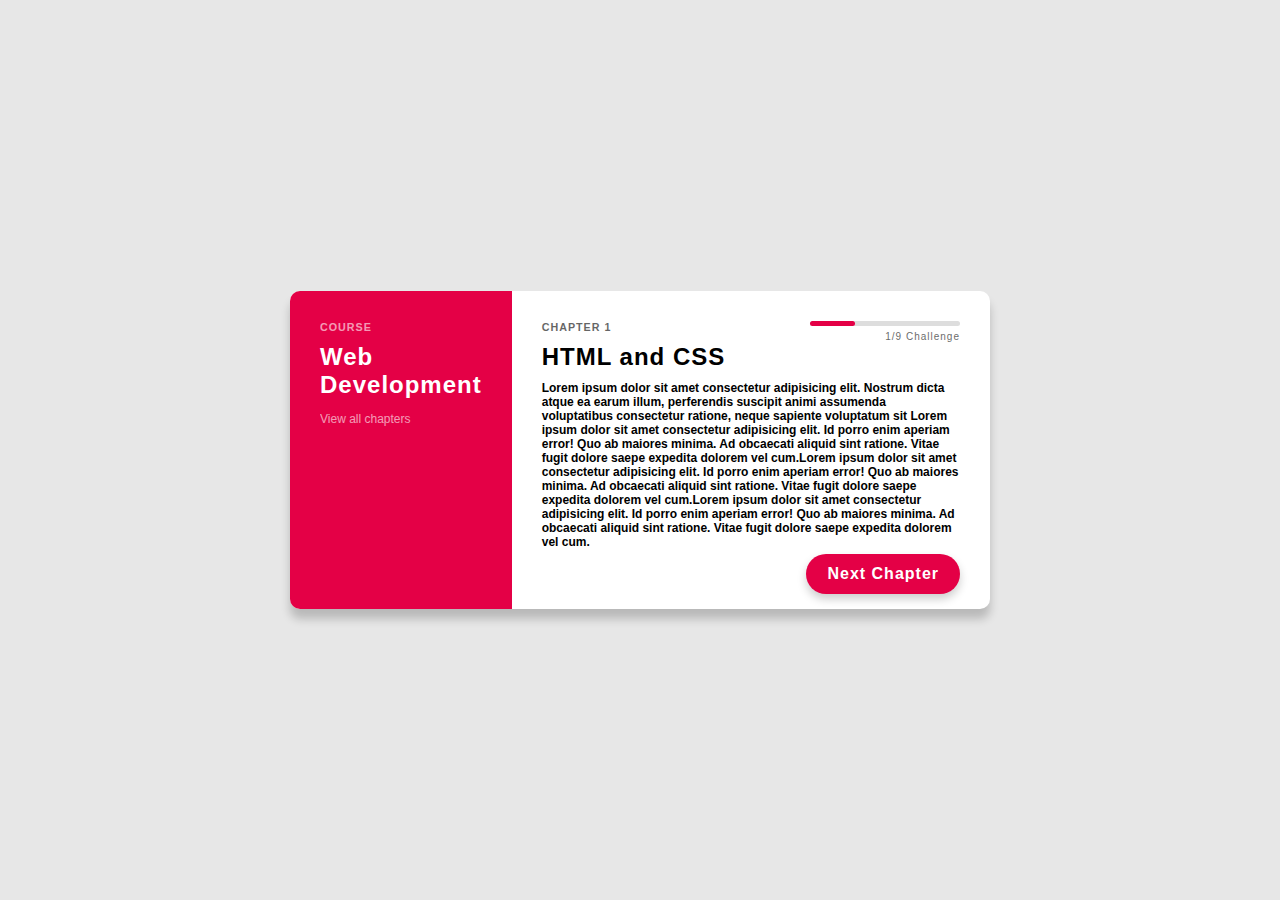
<file: index.html>
<!DOCTYPE html>
<html lang="en">
<head>
    <meta charset="UTF-8">
    <meta http-equiv="X-UA-Compatible" content="IE=edge">
    <meta name="viewport" content="width=device-width, initial-scale=1.0">
    <title>Course UI design</title>
    <link rel="stylesheet" href="./style.css">
</head>
<body>
    <div class="container">
        <!-- <h3>Lorem ipsum dolor sit amet.</h3>
        <p>Lorem ipsum dolor sit amet consectetur adipisicing elit. Id porro enim aperiam error! Quo ab maiores minima. Ad obcaecati aliquid sint ratione. Vitae fugit dolore saepe expedita dolorem vel cum. Lorem ipsum dolor sit amet consectetur adipisicing elit. Id porro enim aperiam error! Quo ab maiores minima. Ad obcaecati aliquid sint ratione. Vitae fugit dolore saepe expedita dolorem vel cum.Lorem ipsum dolor sit amet consectetur adipisicing elit. Id porro enim aperiam error! Quo ab maiores minima. Ad obcaecati aliquid sint ratione. Vitae fugit dolore saepe expedita dolorem vel cum.Lorem ipsum dolor sit amet consectetur adipisicing elit. Id porro enim aperiam error! Quo ab maiores minima. Ad obcaecati aliquid sint ratione. Vitae fugit dolore saepe expedita dolorem vel cum.</p> -->

        

        </div>
        <div class="course">
            <div class="preview">
                <h6>Course</h6>
                <h2>Web Development</h2>
                <a href="#">View all chapters</a>
            </div>
            <div class="info">
                <div class="progress-wrapper">
                    <div class="progress"></div>
                    <span class="progress-text">
                        1/9 Challenge
                    </span>
                </div>
                <h6>Chapter 1</h6>
                <h2>HTML and CSS</h2>
                <p class="p-trunc">Lorem ipsum dolor sit amet consectetur adipisicing elit. Nostrum dicta atque ea earum illum, perferendis suscipit animi assumenda voluptatibus consectetur ratione, neque sapiente voluptatum sit Lorem ipsum dolor sit amet consectetur adipisicing elit. Id porro enim aperiam error! Quo ab maiores minima. Ad obcaecati aliquid sint ratione. Vitae fugit dolore saepe expedita dolorem vel cum.Lorem ipsum dolor sit amet consectetur adipisicing elit. Id porro enim aperiam error! Quo ab maiores minima. Ad obcaecati aliquid sint ratione. Vitae fugit dolore saepe expedita dolorem vel cum.Lorem ipsum dolor sit amet consectetur adipisicing elit. Id porro enim aperiam error! Quo ab maiores minima. Ad obcaecati aliquid sint ratione. Vitae fugit dolore saepe expedita dolorem vel cum.</p>
                <a class="btn" href="javascript.html" >Next Chapter</a>
            </div>
        </div>
    </div>



    <script src="./script.js"></script>
</body>
</html>
</file>
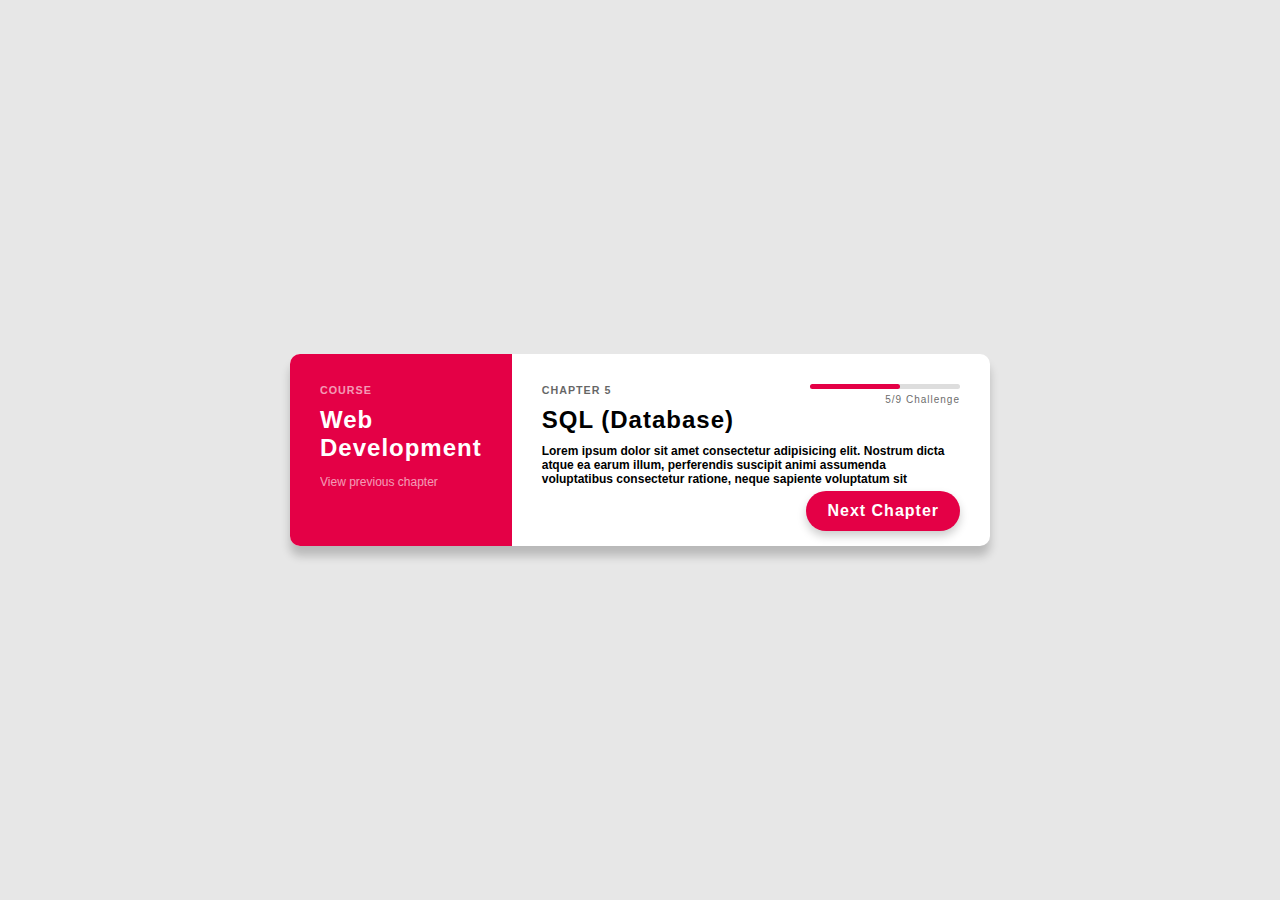
<file: data.html>
<!DOCTYPE html>
<html lang="en">
<head>
    <meta charset="UTF-8">
    <meta http-equiv="X-UA-Compatible" content="IE=edge">
    <meta name="viewport" content="width=device-width, initial-scale=1.0">
    <title>Course UI design</title>
    <link rel="stylesheet" href="./style4.css">
</head>
<body>
    <div class="container">
        <div class="course">
            <div class="preview">
                <h6>Course</h6>
                <h2>Web Development</h2>
                <a href="git.html">View previous chapter</a>
            </div>
            <div class="info">
                <div class="progress-wrapper">
                    <div class="progress"></div>
                    <span class="progress-text">
                        5/9 Challenge
                    </span>
                </div>
                <h6>Chapter 5</h6>
                <h2>SQL (Database) </h2>
                <p class="p-trunc">Lorem ipsum dolor sit amet consectetur adipisicing elit. Nostrum dicta atque ea earum illum, perferendis suscipit animi assumenda voluptatibus consectetur ratione, neque sapiente voluptatum sit</p>
                <a class="btn" href="node.html" >Next Chapter</a>
            </div>
        </div>
    </div>



    <script src="./script.js"></script>
</body>
</html>
</file>
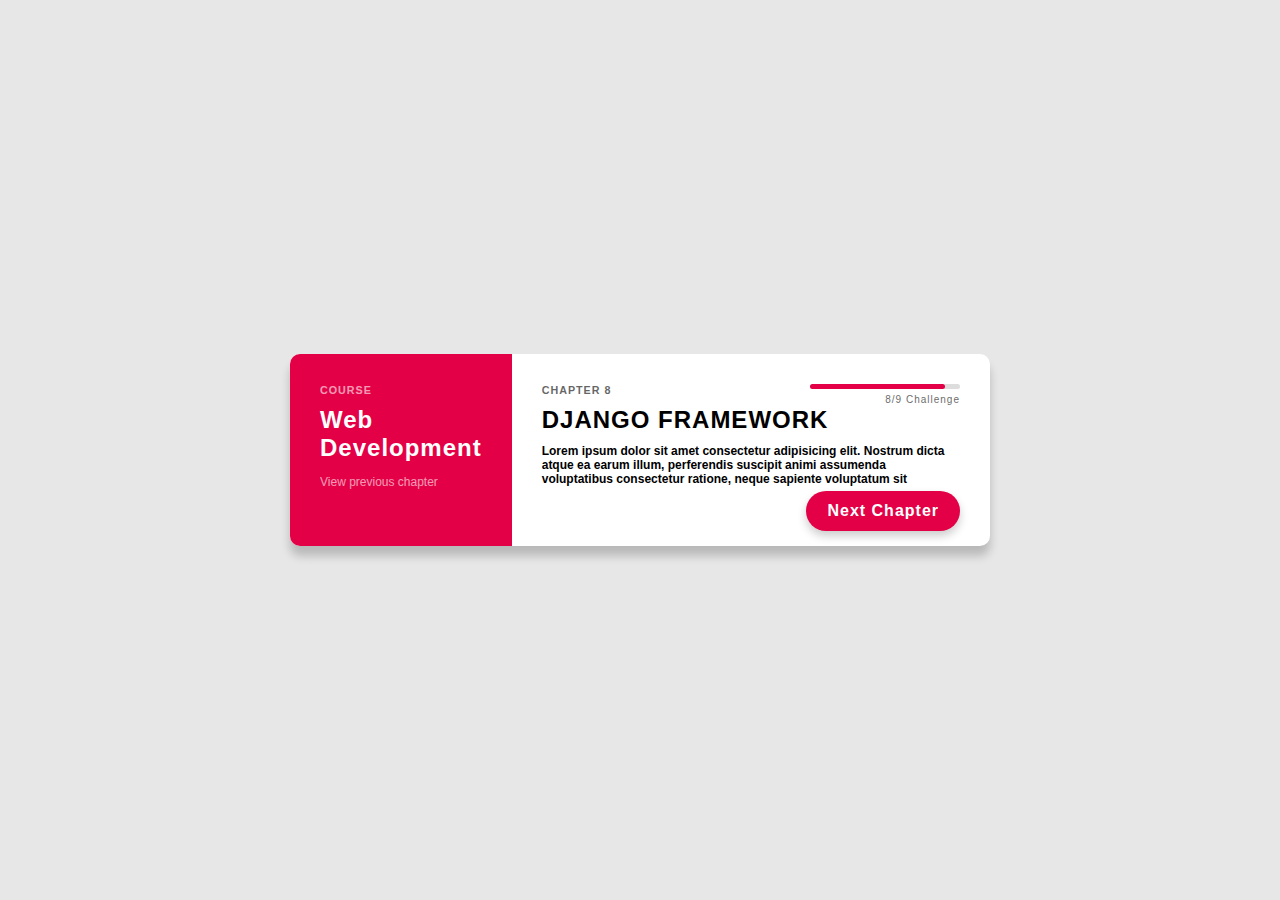
<file: django.html>
<!DOCTYPE html>
<html lang="en">
<head>
    <meta charset="UTF-8">
    <meta http-equiv="X-UA-Compatible" content="IE=edge">
    <meta name="viewport" content="width=device-width, initial-scale=1.0">
    <title>Course UI design</title>
    <link rel="stylesheet" href="./style7.css">
</head>
<body>
    <div class="container">
        <div class="course">
            <div class="preview">
                <h6>Course</h6>
                <h2>Web Development</h2>
                <a href="py.html">View previous chapter</a>
            </div>
            <div class="info">
                <div class="progress-wrapper">
                    <div class="progress"></div>
                    <span class="progress-text">
                        8/9 Challenge
                    </span>
                </div>
                <h6>Chapter 8</h6>
                <h2>DJANGO FRAMEWORK</h2>
                <p class="p-trunc">Lorem ipsum dolor sit amet consectetur adipisicing elit. Nostrum dicta atque ea earum illum, perferendis suscipit animi assumenda voluptatibus consectetur ratione, neque sapiente voluptatum sit</p>
                <a class="btn" href="rest.html" >Next Chapter</a>
            </div>
        </div>
    </div>



    <script src="./script.js"></script>
</body>
</html>
</file>
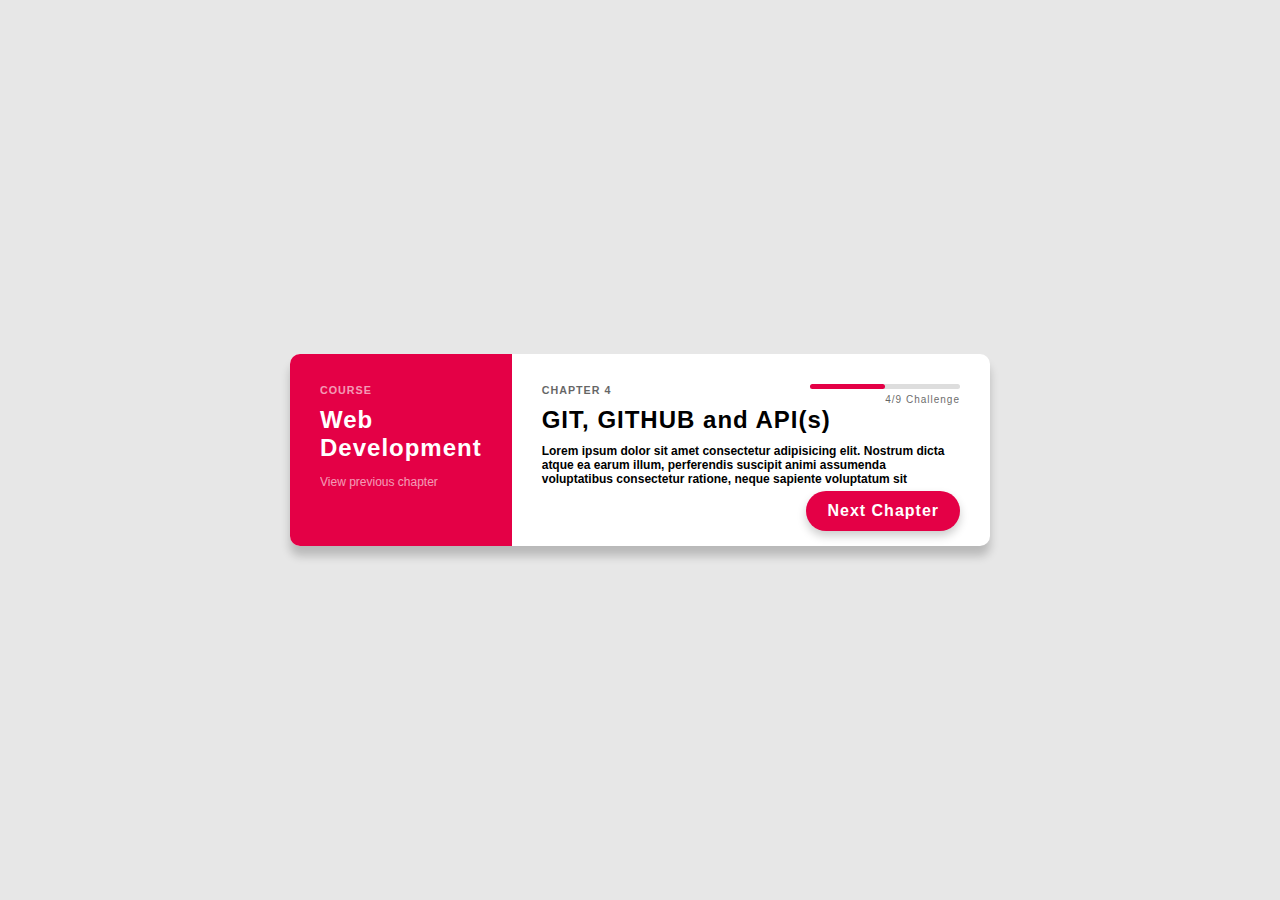
<file: git.html>
<!DOCTYPE html>
<html lang="en">
<head>
    <meta charset="UTF-8">
    <meta http-equiv="X-UA-Compatible" content="IE=edge">
    <meta name="viewport" content="width=device-width, initial-scale=1.0">
    <title>Course UI design</title>
    <link rel="stylesheet" href="./style3.css">
</head>
<body>
    <div class="container">
        <div class="course">
            <div class="preview">
                <h6>Course</h6>
                <h2>Web Development</h2>
                <a href="library.html">View previous chapter</a>
            </div>
            <div class="info">
                <div class="progress-wrapper">
                    <div class="progress"></div>
                    <span class="progress-text">
                        4/9 Challenge
                    </span>
                </div>
                <h6>Chapter 4</h6>
                <h2>GIT, GITHUB and API(s) </h2>
                <p class="p-trunc">Lorem ipsum dolor sit amet consectetur adipisicing elit. Nostrum dicta atque ea earum illum, perferendis suscipit animi assumenda voluptatibus consectetur ratione, neque sapiente voluptatum sit</p>
                <a class="btn" href="data.html" >Next Chapter</a>
            </div>
        </div>
    </div>



    <script src="./script.js"></script>
</body>
</html>
</file>
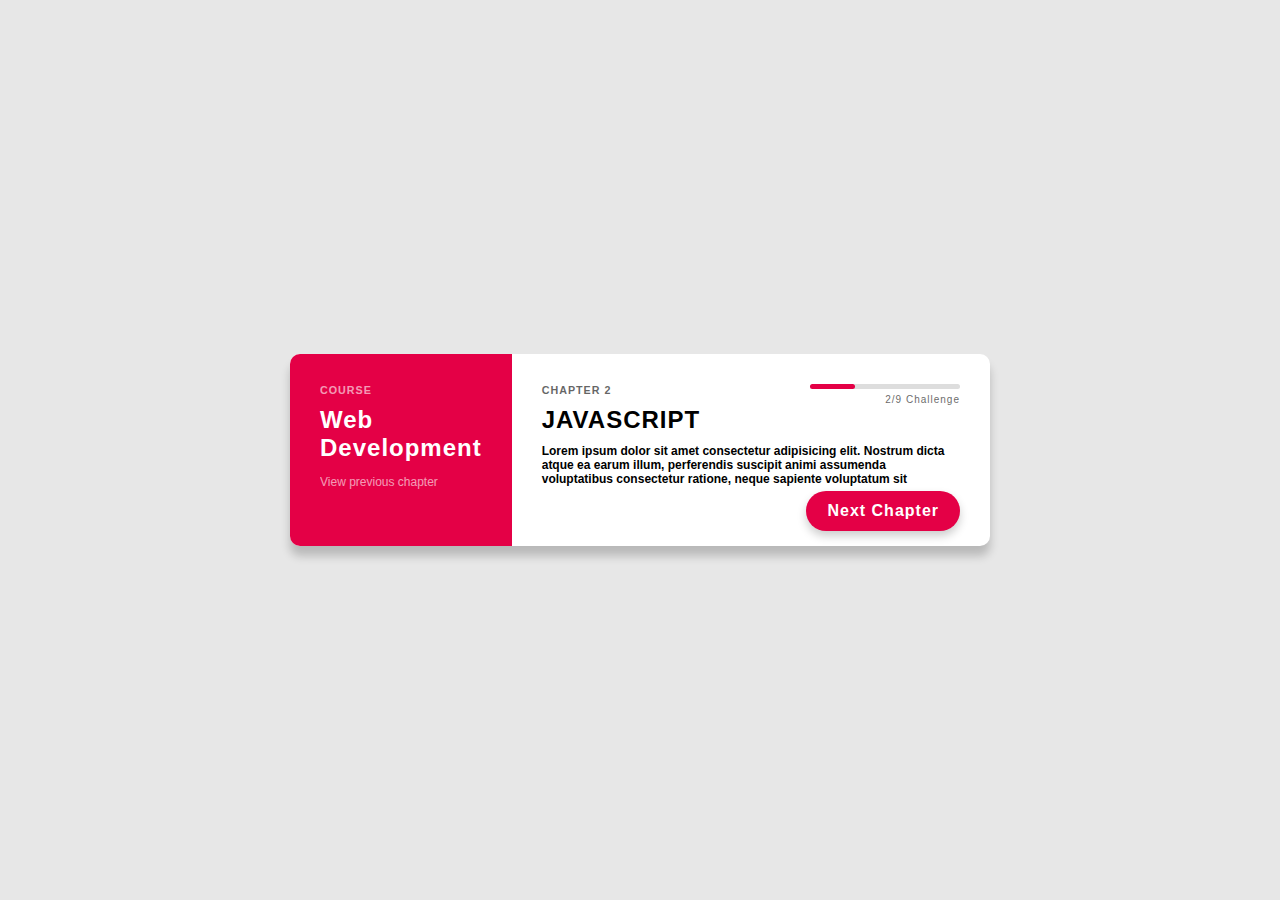
<file: javascript.html>
<!DOCTYPE html>
<html lang="en">
<head>
    <meta charset="UTF-8">
    <meta http-equiv="X-UA-Compatible" content="IE=edge">
    <meta name="viewport" content="width=device-width, initial-scale=1.0">
    <title>Course UI design</title>
    <link rel="stylesheet" href="./style1.css">
</head>
<body>
    <div class="container">
        <div class="course">
            <div class="preview">
                <h6>Course</h6>
                <h2>Web Development</h2>
                <a href="index.html">View previous chapter</a>
            </div>
            <div class="info">
                <div class="progress-wrapper">
                    <div class="progress"></div>
                    <span class="progress-text">
                        2/9 Challenge
                    </span>
                </div>
                <h6>Chapter 2</h6>
                <h2>JAVASCRIPT</h2>
                <p class="p-trunc">Lorem ipsum dolor sit amet consectetur adipisicing elit. Nostrum dicta atque ea earum illum, perferendis suscipit animi assumenda voluptatibus consectetur ratione, neque sapiente voluptatum sit</p>
                <a class="btn" href="library.html" >Next Chapter</a>
            </div>
        </div>
    </div>



    <script src="./script.js"></script>
</body>
</html>
</file>
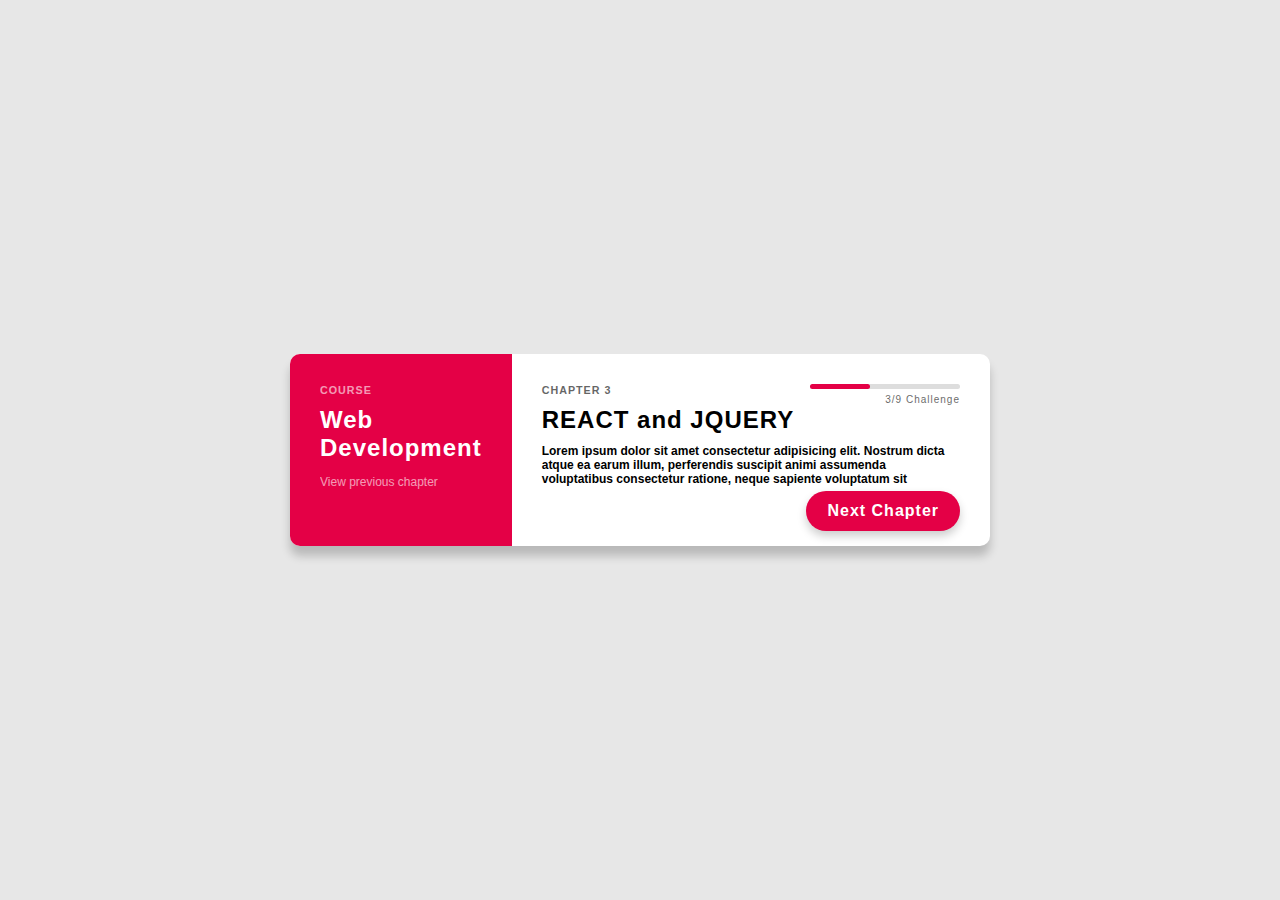
<file: library.html>
<!DOCTYPE html>
<html lang="en">
<head>
    <meta charset="UTF-8">
    <meta http-equiv="X-UA-Compatible" content="IE=edge">
    <meta name="viewport" content="width=device-width, initial-scale=1.0">
    <title>Course UI design</title>
    <link rel="stylesheet" href="./style2.css">
</head>
<body>
    <div class="container">
        <div class="course">
            <div class="preview">
                <h6>Course</h6>
                <h2>Web Development</h2>
                <a href="javascript.html">View previous chapter</a>
            </div>
            <div class="info">
                <div class="progress-wrapper">
                    <div class="progress"></div>
                    <span class="progress-text">
                        3/9 Challenge
                    </span>
                </div>
                <h6>Chapter 3</h6>
                <h2>REACT and JQUERY</h2>
                <p class="p-trunc">Lorem ipsum dolor sit amet consectetur adipisicing elit. Nostrum dicta atque ea earum illum, perferendis suscipit animi assumenda voluptatibus consectetur ratione, neque sapiente voluptatum sit</p>
                <a class="btn" href="git.html" >Next Chapter</a>
            </div>
        </div>
    </div>



    <script src="./script.js"></script>
</body>
</html>
</file>
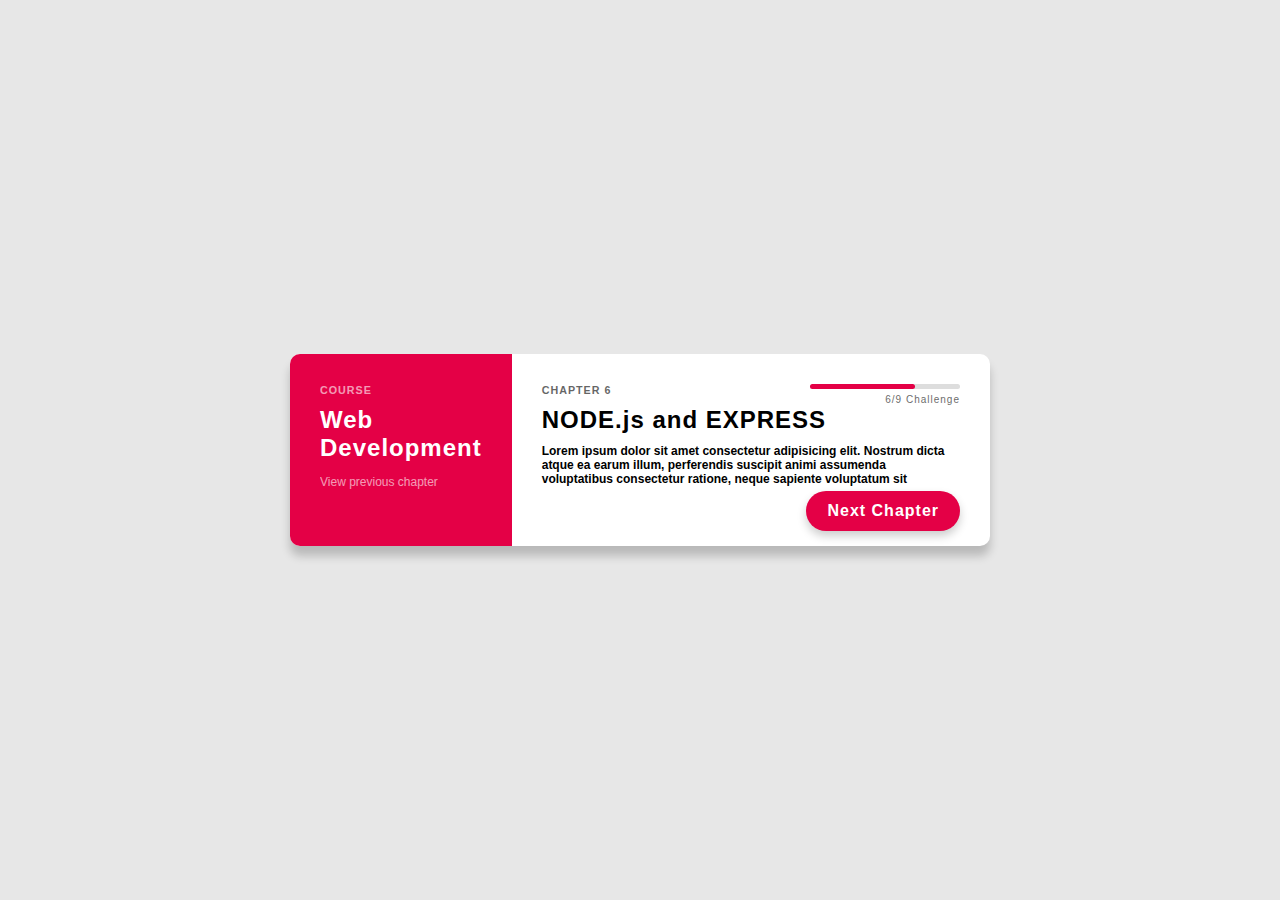
<file: node.html>
<!DOCTYPE html>
<html lang="en">
<head>
    <meta charset="UTF-8">
    <meta http-equiv="X-UA-Compatible" content="IE=edge">
    <meta name="viewport" content="width=device-width, initial-scale=1.0">
    <title>Course UI design</title>
    <link rel="stylesheet" href="./style5.css">
</head>
<body>
    <div class="container">
        <div class="course">
            <div class="preview">
                <h6>Course</h6>
                <h2>Web Development</h2>
                <a href="data.html">View previous chapter</a>
            </div>
            <div class="info">
                <div class="progress-wrapper">
                    <div class="progress"></div>
                    <span class="progress-text">
                        6/9 Challenge
                    </span>
                </div>
                <h6>Chapter 6</h6>
                <h2>NODE.js and EXPRESS </h2>
                <p class="p-trunc">Lorem ipsum dolor sit amet consectetur adipisicing elit. Nostrum dicta atque ea earum illum, perferendis suscipit animi assumenda voluptatibus consectetur ratione, neque sapiente voluptatum sit</p>
                <a class="btn" href="py.html" >Next Chapter</a>
            </div>
        </div>
    </div>



    <script src="./script.js"></script>
</body>
</html>
</file>
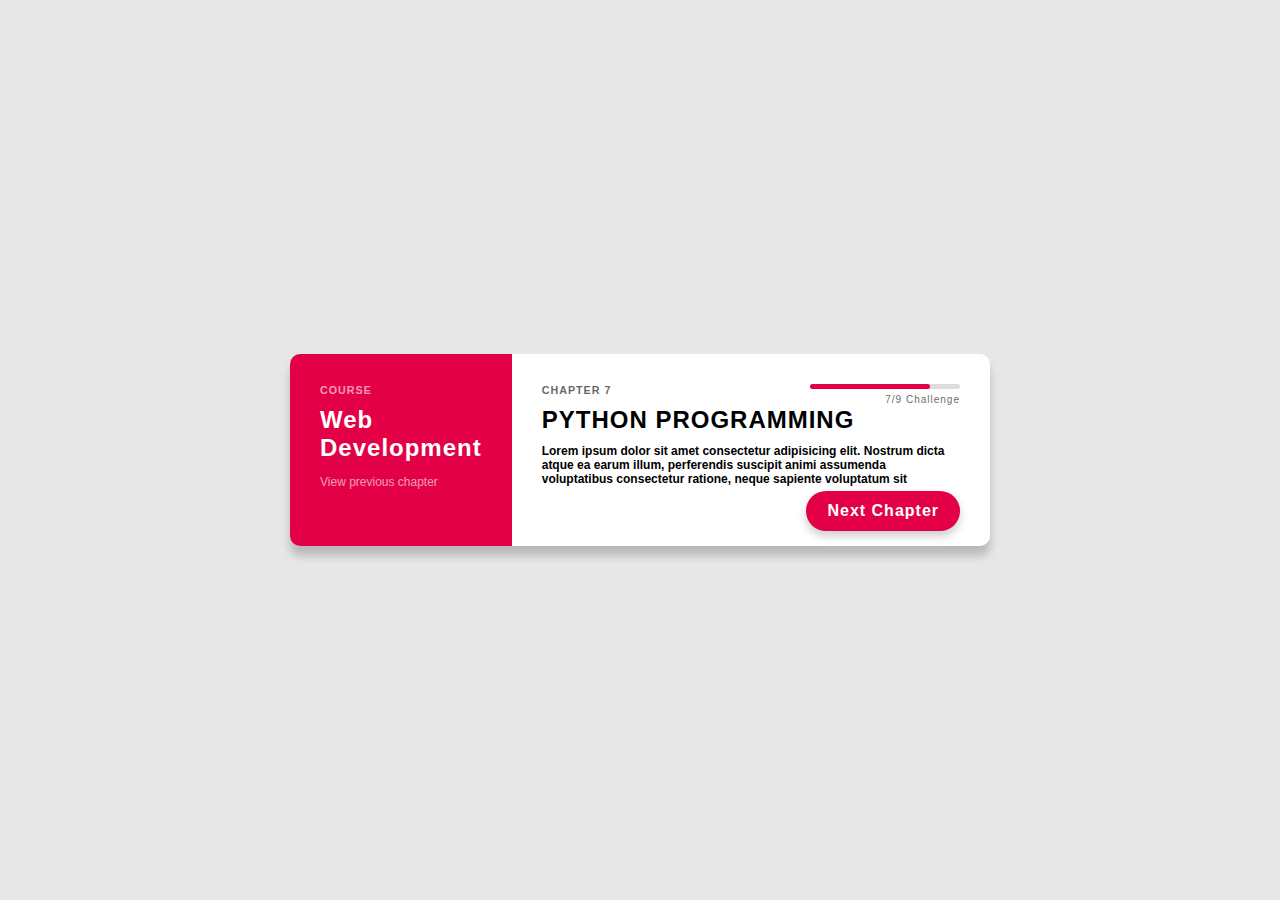
<file: py.html>
<!DOCTYPE html>
<html lang="en">
<head>
    <meta charset="UTF-8">
    <meta http-equiv="X-UA-Compatible" content="IE=edge">
    <meta name="viewport" content="width=device-width, initial-scale=1.0">
    <title>Course UI design</title>
    <link rel="stylesheet" href="./style6.css">
</head>
<body>
    <div class="container">
        <div class="course">
            <div class="preview">
                <h6>Course</h6>
                <h2>Web Development</h2>
                <a href="node.html">View previous chapter</a>
            </div>
            <div class="info">
                <div class="progress-wrapper">
                    <div class="progress"></div>
                    <span class="progress-text">
                        7/9 Challenge
                    </span>
                </div>
                <h6>Chapter 7</h6>
                <h2>PYTHON PROGRAMMING </h2>
                <p class="p-trunc">Lorem ipsum dolor sit amet consectetur adipisicing elit. Nostrum dicta atque ea earum illum, perferendis suscipit animi assumenda voluptatibus consectetur ratione, neque sapiente voluptatum sit</p>
                <a class="btn" href="django.html" >Next Chapter</a>
            </div>
        </div>
    </div>



    <script src="./script.js"></script>
</body>
</html>
</file>
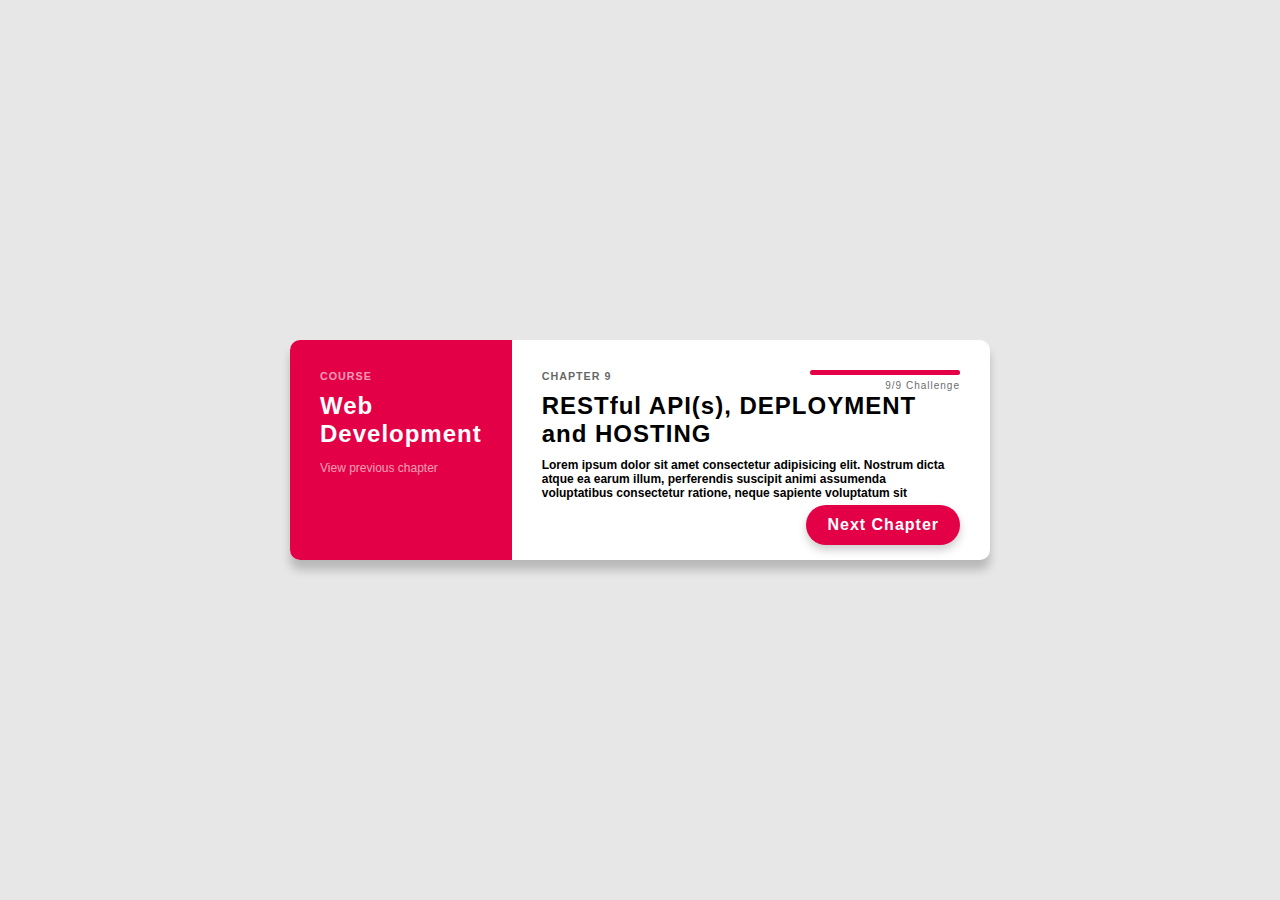
<file: rest.html>
<!DOCTYPE html>
<html lang="en">
<head>
    <meta charset="UTF-8">
    <meta http-equiv="X-UA-Compatible" content="IE=edge">
    <meta name="viewport" content="width=device-width, initial-scale=1.0">
    <title>Course UI design</title>
    <link rel="stylesheet" href="./style8.css">
</head>
<body>
    <div class="container">
        <div class="course">
            <div class="preview">
                <h6>Course</h6>
                <h2>Web Development</h2>
                <a href="django.html">View previous chapter</a>
            </div>
            <div class="info">
                <div class="progress-wrapper">
                    <div class="progress"></div>
                    <span class="progress-text">
                        9/9 Challenge
                    </span>
                </div>
                <h6>Chapter 9</h6>
                <h2>RESTful API(s), DEPLOYMENT and HOSTING</h2>
                <p class="p-trunc">Lorem ipsum dolor sit amet consectetur adipisicing elit. Nostrum dicta atque ea earum illum, perferendis suscipit animi assumenda voluptatibus consectetur ratione, neque sapiente voluptatum sit</p>
                <a class="btn" href="" >Next Chapter</a>
            </div>
        </div>
    </div>



    <script src="./script.js"></script>
</body>
</html>
</file>
<file: style.css>
*{
    margin: 0;
    padding: 0;
    box-sizing: border-box;
}

body{
    background: #e7e7e7;
    font-family: muli, sans-serif;
}

.course{
    background: #fff;
    border-radius: 10px;
    box-shadow: 0px 10px 10px rgba(0,0,0,.2);
    display: flex;
    max-width: 100%;
    overflow: hidden;
    width: 700px;
    position: absolute;
    top: 50%;
    left: 50%;
    transform: translate(-50%, -50%);
}


.course h6{
    opacity: .6;
    letter-spacing: 1px;
    text-transform: uppercase;
}

.course h2{
    letter-spacing: 1px;
    margin: 10px 0;
}

.preview{
    background: #e40046;
    color: #fff;
    padding: 30px;
    width: 250px;
    position: relative;
}


.preview a{
    color: #fff;
    font-size: 12px;
    opacity: .6;
    margin-top: 30px;
    text-decoration: none;
}


.info{
    padding: 30px;
    position: relative;
    width: 100%;

}
.info p{
    margin-bottom: 30px;
}


.progress-wrapper{
    position: absolute;
    top: 30px;
    right: 30px;
    text-align: right;
    width: 150px;
}


.progress{
    background: #ddd;
    border-radius: 3px;
    height: 5px;
    width: 100%;
}


.progress::after{
    content: '';
    border-radius: 3px;
    background: #e40046;
    position: absolute;
    top: 0;
    left: 0;
    height: 5px;
    width: 30%;
}

.container h3{
    text-align: center;
    margin-top: 50px;
    margin-bottom: 10px;
    font-size:20px ;
}

.container p{
    text-align: center;
    /* margin-bottom: 50px !important; */
}


.progress-text{
    font-size: 10px;
    opacity: .6;
    letter-spacing: 1px;
}
.info p{
    font-size: 12px;
    font-weight: bold;
}

.btn{
    background-color: #e40046;
    border: 1px solid transparent;
    box-shadow:0px 5px 10px rgba(0,0,0,.2) ;
    color: #fff;
    font-size: 16px;
    padding: 10px 20px;
    position :absolute;
    bottom: 15px;
    right: 30px;
    letter-spacing: 1px;
    cursor: pointer;
    transition: all .4s ease-in-out;
    font-weight: bold;
    border-radius: 20px;
    text-decoration: none;
}


.btn:hover{
    background-color: #fff;
    color: #e40046;
    border: 1px solid #e40046;
    transform: scale(1.05);
}

@media(max-width:768px){
    .course{
        flex-direction: column;
        width: 90%;
        margin-top: 120px;
    }

    .container p{
        /* margin-bottom: 100px !important; */
        margin: 0 20px;
    }

    .preview{
        width: 100%;
    }

    .preview h2{
        margin: 100px 0 0;
    }

    .preview a{
        margin-top: 10px;
    }

    .info h2{
        margin-top: 20px;

    }


    .info p{
        margin-bottom: 50px;
    }

    .btn{
        padding: 10px 15px ;
        float: right;
        font-size: 14px;
    }
}
@media(max-width:500px){
    .course{
        flex-direction: column;
        width: 90%;
        /* margin-top: -100px; */
    }

    .container p{
        /* margin-bottom: 100px !important; */
        margin: 0 20px;
    }

    .preview{
        width: 100%;
    }

    .preview h2{
        margin: 100px 0 0;
    }

    .preview a{
        margin-top: 10px;
    }

    .info h2{
        margin-top: 20px;

    }


    .info p{
        margin-bottom: 50px;
    }

    .btn{
        padding: 10px 15px ;
        float: right;
        font-size: 14px;
    }
}
</file>
<file: style4.css>
*{
    margin: 0;
    padding: 0;
    box-sizing: border-box;
}

body{
    background: #e7e7e7;
    font-family: muli, sans-serif;
}

.course{
    background: #fff;
    border-radius: 10px;
    box-shadow: 0px 10px 10px rgba(0,0,0,.2);
    display: flex;
    max-width: 100%;
    overflow: hidden;
    width: 700px;
    position: absolute;
    top: 50%;
    left: 50%;
    transform: translate(-50%, -50%);
}


.course h6{
    opacity: .6;
    letter-spacing: 1px;
    text-transform: uppercase;
}

.course h2{
    letter-spacing: 1px;
    margin: 10px 0;
}

.preview{
    background: #e40046;
    color: #fff;
    padding: 30px;
    width: 250px;
    position: relative;
}


.preview a{
    color: #fff;
    font-size: 12px;
    opacity: .6;
    margin-top: 30px;
    text-decoration: none;
}


.info{
    padding: 30px;
    position: relative;
    width: 100%;

}
.info p{
    margin-bottom: 30px;
}


.progress-wrapper{
    position: absolute;
    top: 30px;
    right: 30px;
    text-align: right;
    width: 150px;
}


.progress{
    background: #ddd;
    border-radius: 3px;
    height: 5px;
    width: 100%;
}


.progress::after{
    content: '';
    border-radius: 3px;
    background: #e40046;
    position: absolute;
    top: 0;
    left: 0;
    height: 5px;
    width: 60%;
}


.progress-text{
    font-size: 10px;
    opacity: .6;
    letter-spacing: 1px;
}
.info p{
    font-size: 12px;
    font-weight: bold;
}

.btn{
    background-color: #e40046;
    border: 1px solid transparent;
    box-shadow:0px 5px 10px rgba(0,0,0,.2) ;
    color: #fff;
    font-size: 16px;
    padding: 10px 20px;
    position :absolute;
    bottom: 15px;
    right: 30px;
    letter-spacing: 1px;
    cursor: pointer;
    transition: all .4s ease-in-out;
    font-weight: bold;
    border-radius: 20px;
    text-decoration: none;
}


.btn:hover{
    background-color: #fff;
    color: #e40046;
    border: 1px solid #e40046;
    transform: scale(1.05);
}

@media(max-width:768px){
    .course{
        flex-direction: column;
        width: 90%;
    }

    .preview{
        width: 100%;
    }

    .preview h2{
        margin: 100px 0 0;
    }

    .preview a{
        margin-top: 10px;
    }

    .info h2{
        margin-top: 20px;

    }


    .info p{
        margin-bottom: 50px;
    }

    .btn{
        padding: 10px 15px ;
        float: right;
        font-size: 14px;
    }
}
</file>
<file: style7.css>
*{
    margin: 0;
    padding: 0;
    box-sizing: border-box;
}

body{
    background: #e7e7e7;
    font-family: muli, sans-serif;
}

.course{
    background: #fff;
    border-radius: 10px;
    box-shadow: 0px 10px 10px rgba(0,0,0,.2);
    display: flex;
    max-width: 100%;
    overflow: hidden;
    width: 700px;
    position: absolute;
    top: 50%;
    left: 50%;
    transform: translate(-50%, -50%);
}


.course h6{
    opacity: .6;
    letter-spacing: 1px;
    text-transform: uppercase;
}

.course h2{
    letter-spacing: 1px;
    margin: 10px 0;
}

.preview{
    background: #e40046;
    color: #fff;
    padding: 30px;
    width: 250px;
    position: relative;
}


.preview a{
    color: #fff;
    font-size: 12px;
    opacity: .6;
    margin-top: 30px;
    text-decoration: none;
}


.info{
    padding: 30px;
    position: relative;
    width: 100%;

}
.info p{
    margin-bottom: 30px;
}


.progress-wrapper{
    position: absolute;
    top: 30px;
    right: 30px;
    text-align: right;
    width: 150px;
}


.progress{
    background: #ddd;
    border-radius: 3px;
    height: 5px;
    width: 100%;
}


.progress::after{
    content: '';
    border-radius: 3px;
    background: #e40046;
    position: absolute;
    top: 0;
    left: 0;
    height: 5px;
    width: 90%;
}


.progress-text{
    font-size: 10px;
    opacity: .6;
    letter-spacing: 1px;
}
.info p{
    font-size: 12px;
    font-weight: bold;
}

.btn{
    background-color: #e40046;
    border: 1px solid transparent;
    box-shadow:0px 5px 10px rgba(0,0,0,.2) ;
    color: #fff;
    font-size: 16px;
    padding: 10px 20px;
    position :absolute;
    bottom: 15px;
    right: 30px;
    letter-spacing: 1px;
    cursor: pointer;
    transition: all .4s ease-in-out;
    font-weight: bold;
    border-radius: 20px;
    text-decoration: none;
}


.btn:hover{
    background-color: #fff;
    color: #e40046;
    border: 1px solid #e40046;
    transform: scale(1.05);
}

@media(max-width:768px){
    .course{
        flex-direction: column;
        width: 90%;
    }

    .preview{
        width: 100%;
    }

    .preview h2{
        margin: 100px 0 0;
    }

    .preview a{
        margin-top: 10px;
    }

    .info h2{
        margin-top: 20px;

    }


    .info p{
        margin-bottom: 50px;
    }

    .btn{
        padding: 10px 15px ;
        float: right;
        font-size: 14px;
    }
}
</file>
<file: style3.css>
*{
    margin: 0;
    padding: 0;
    box-sizing: border-box;
}

body{
    background: #e7e7e7;
    font-family: muli, sans-serif;
}

.course{
    background: #fff;
    border-radius: 10px;
    box-shadow: 0px 10px 10px rgba(0,0,0,.2);
    display: flex;
    max-width: 100%;
    overflow: hidden;
    width: 700px;
    position: absolute;
    top: 50%;
    left: 50%;
    transform: translate(-50%, -50%);
}


.course h6{
    opacity: .6;
    letter-spacing: 1px;
    text-transform: uppercase;
}

.course h2{
    letter-spacing: 1px;
    margin: 10px 0;
}

.preview{
    background: #e40046;
    color: #fff;
    padding: 30px;
    width: 250px;
    position: relative;
}


.preview a{
    color: #fff;
    font-size: 12px;
    opacity: .6;
    margin-top: 30px;
    text-decoration: none;
}


.info{
    padding: 30px;
    position: relative;
    width: 100%;

}
.info p{
    margin-bottom: 30px;
}


.progress-wrapper{
    position: absolute;
    top: 30px;
    right: 30px;
    text-align: right;
    width: 150px;
}


.progress{
    background: #ddd;
    border-radius: 3px;
    height: 5px;
    width: 100%;
}


.progress::after{
    content: '';
    border-radius: 3px;
    background: #e40046;
    position: absolute;
    top: 0;
    left: 0;
    height: 5px;
    width: 50%;
}


.progress-text{
    font-size: 10px;
    opacity: .6;
    letter-spacing: 1px;
}
.info p{
    font-size: 12px;
    font-weight: bold;
}

.btn{
    background-color: #e40046;
    border: 1px solid transparent;
    box-shadow:0px 5px 10px rgba(0,0,0,.2) ;
    color: #fff;
    font-size: 16px;
    padding: 10px 20px;
    position :absolute;
    bottom: 15px;
    right: 30px;
    letter-spacing: 1px;
    cursor: pointer;
    transition: all .4s ease-in-out;
    font-weight: bold;
    border-radius: 20px;
    text-decoration: none;
}


.btn:hover{
    background-color: #fff;
    color: #e40046;
    border: 1px solid #e40046;
    transform: scale(1.05);
}

@media(max-width:768px){
    .course{
        flex-direction: column;
        width: 90%;
    }

    .preview{
        width: 100%;
    }

    .preview h2{
        margin: 100px 0 0;
    }

    .preview a{
        margin-top: 10px;
    }

    .info h2{
        margin-top: 20px;

    }


    .info p{
        margin-bottom: 50px;
    }

    .btn{
        padding: 10px 15px ;
        float: right;
        font-size: 14px;
    }
}
</file>
<file: style1.css>
*{
    margin: 0;
    padding: 0;
    box-sizing: border-box;
}

body{
    background: #e7e7e7;
    font-family: muli, sans-serif;
}

.course{
    background: #fff;
    border-radius: 10px;
    box-shadow: 0px 10px 10px rgba(0,0,0,.2);
    display: flex;
    max-width: 100%;
    overflow: hidden;
    width: 700px;
    position: absolute;
    top: 50%;
    left: 50%;
    transform: translate(-50%, -50%);
}


.course h6{
    opacity: .6;
    letter-spacing: 1px;
    text-transform: uppercase;
}

.course h2{
    letter-spacing: 1px;
    margin: 10px 0;
}

.preview{
    background: #e40046;
    color: #fff;
    padding: 30px;
    width: 250px;
    position: relative;
}


.preview a{
    color: #fff;
    font-size: 12px;
    opacity: .6;
    margin-top: 30px;
    text-decoration: none;
}


.info{
    padding: 30px;
    position: relative;
    width: 100%;

}
.info p{
    margin-bottom: 30px;
}


.progress-wrapper{
    position: absolute;
    top: 30px;
    right: 30px;
    text-align: right;
    width: 150px;
}


.progress{
    background: #ddd;
    border-radius: 3px;
    height: 5px;
    width: 100%;
}


.progress::after{
    content: '';
    border-radius: 3px;
    background: #e40046;
    position: absolute;
    top: 0;
    left: 0;
    height: 5px;
    width: 30%;
}


.progress-text{
    font-size: 10px;
    opacity: .6;
    letter-spacing: 1px;
}
.info p{
    font-size: 12px;
    font-weight: bold;
}

.btn{
    background-color: #e40046;
    border: 1px solid transparent;
    box-shadow:0px 5px 10px rgba(0,0,0,.2) ;
    color: #fff;
    font-size: 16px;
    padding: 10px 20px;
    position :absolute;
    bottom: 15px;
    right: 30px;
    letter-spacing: 1px;
    cursor: pointer;
    transition: all .4s ease-in-out;
    font-weight: bold;
    border-radius: 20px;
    text-decoration: none;
}


.btn:hover{
    background-color: #fff;
    color: #e40046;
    border: 1px solid #e40046;
    transform: scale(1.05);
}

@media(max-width:768px){
    .course{
        flex-direction: column;
        width: 90%;
    }

    .preview{
        width: 100%;
    }

    .preview h2{
        margin: 100px 0 0;
    }

    .preview a{
        margin-top: 10px;
    }

    .info h2{
        margin-top: 20px;

    }


    .info p{
        margin-bottom: 50px;
    }

    .btn{
        padding: 10px 15px ;
        float: right;
        font-size: 14px;
    }
}
</file>
<file: style2.css>
*{
    margin: 0;
    padding: 0;
    box-sizing: border-box;
}

body{
    background: #e7e7e7;
    font-family: muli, sans-serif;
}

.course{
    background: #fff;
    border-radius: 10px;
    box-shadow: 0px 10px 10px rgba(0,0,0,.2);
    display: flex;
    max-width: 100%;
    overflow: hidden;
    width: 700px;
    position: absolute;
    top: 50%;
    left: 50%;
    transform: translate(-50%, -50%);
}


.course h6{
    opacity: .6;
    letter-spacing: 1px;
    text-transform: uppercase;
}

.course h2{
    letter-spacing: 1px;
    margin: 10px 0;
}

.preview{
    background: #e40046;
    color: #fff;
    padding: 30px;
    width: 250px;
    position: relative;
}


.preview a{
    color: #fff;
    font-size: 12px;
    opacity: .6;
    margin-top: 30px;
    text-decoration: none;
}


.info{
    padding: 30px;
    position: relative;
    width: 100%;

}
.info p{
    margin-bottom: 30px;
}


.progress-wrapper{
    position: absolute;
    top: 30px;
    right: 30px;
    text-align: right;
    width: 150px;
}


.progress{
    background: #ddd;
    border-radius: 3px;
    height: 5px;
    width: 100%;
}


.progress::after{
    content: '';
    border-radius: 3px;
    background: #e40046;
    position: absolute;
    top: 0;
    left: 0;
    height: 5px;
    width: 40%;
}


.progress-text{
    font-size: 10px;
    opacity: .6;
    letter-spacing: 1px;
}
.info p{
    font-size: 12px;
    font-weight: bold;
}

.btn{
    background-color: #e40046;
    border: 1px solid transparent;
    box-shadow:0px 5px 10px rgba(0,0,0,.2) ;
    color: #fff;
    font-size: 16px;
    padding: 10px 20px;
    position :absolute;
    bottom: 15px;
    right: 30px;
    letter-spacing: 1px;
    cursor: pointer;
    transition: all .4s ease-in-out;
    font-weight: bold;
    border-radius: 20px;
    text-decoration: none;
}


.btn:hover{
    background-color: #fff;
    color: #e40046;
    border: 1px solid #e40046;
    transform: scale(1.05);
}

@media(max-width:768px){
    .course{
        flex-direction: column;
        width: 90%;
    }

    .preview{
        width: 100%;
    }

    .preview h2{
        margin: 100px 0 0;
    }

    .preview a{
        margin-top: 10px;
    }

    .info h2{
        margin-top: 20px;

    }


    .info p{
        margin-bottom: 50px;
    }

    .btn{
        padding: 10px 15px ;
        float: right;
        font-size: 14px;
    }
}
</file>
<file: style5.css>
*{
    margin: 0;
    padding: 0;
    box-sizing: border-box;
}

body{
    background: #e7e7e7;
    font-family: muli, sans-serif;
}

.course{
    background: #fff;
    border-radius: 10px;
    box-shadow: 0px 10px 10px rgba(0,0,0,.2);
    display: flex;
    max-width: 100%;
    overflow: hidden;
    width: 700px;
    position: absolute;
    top: 50%;
    left: 50%;
    transform: translate(-50%, -50%);
}


.course h6{
    opacity: .6;
    letter-spacing: 1px;
    text-transform: uppercase;
}

.course h2{
    letter-spacing: 1px;
    margin: 10px 0;
}

.preview{
    background: #e40046;
    color: #fff;
    padding: 30px;
    width: 250px;
    position: relative;
}


.preview a{
    color: #fff;
    font-size: 12px;
    opacity: .6;
    margin-top: 30px;
    text-decoration: none;
}


.info{
    padding: 30px;
    position: relative;
    width: 100%;

}
.info p{
    margin-bottom: 30px;
}


.progress-wrapper{
    position: absolute;
    top: 30px;
    right: 30px;
    text-align: right;
    width: 150px;
}


.progress{
    background: #ddd;
    border-radius: 3px;
    height: 5px;
    width: 100%;
}


.progress::after{
    content: '';
    border-radius: 3px;
    background: #e40046;
    position: absolute;
    top: 0;
    left: 0;
    height: 5px;
    width: 70%;
}


.progress-text{
    font-size: 10px;
    opacity: .6;
    letter-spacing: 1px;
}
.info p{
    font-size: 12px;
    font-weight: bold;
}

.btn{
    background-color: #e40046;
    border: 1px solid transparent;
    box-shadow:0px 5px 10px rgba(0,0,0,.2) ;
    color: #fff;
    font-size: 16px;
    padding: 10px 20px;
    position :absolute;
    bottom: 15px;
    right: 30px;
    letter-spacing: 1px;
    cursor: pointer;
    transition: all .4s ease-in-out;
    font-weight: bold;
    border-radius: 20px;
    text-decoration: none;
}


.btn:hover{
    background-color: #fff;
    color: #e40046;
    border: 1px solid #e40046;
    transform: scale(1.05);
}

@media(max-width:768px){
    .course{
        flex-direction: column;
        width: 90%;
    }

    .preview{
        width: 100%;
    }

    .preview h2{
        margin: 100px 0 0;
    }

    .preview a{
        margin-top: 10px;
    }

    .info h2{
        margin-top: 20px;

    }


    .info p{
        margin-bottom: 50px;
    }

    .btn{
        padding: 10px 15px ;
        float: right;
        font-size: 14px;
    }
}
</file>
<file: style6.css>
*{
    margin: 0;
    padding: 0;
    box-sizing: border-box;
}

body{
    background: #e7e7e7;
    font-family: muli, sans-serif;
}

.course{
    background: #fff;
    border-radius: 10px;
    box-shadow: 0px 10px 10px rgba(0,0,0,.2);
    display: flex;
    max-width: 100%;
    overflow: hidden;
    width: 700px;
    position: absolute;
    top: 50%;
    left: 50%;
    transform: translate(-50%, -50%);
}


.course h6{
    opacity: .6;
    letter-spacing: 1px;
    text-transform: uppercase;
}

.course h2{
    letter-spacing: 1px;
    margin: 10px 0;
}

.preview{
    background: #e40046;
    color: #fff;
    padding: 30px;
    width: 250px;
    position: relative;
}


.preview a{
    color: #fff;
    font-size: 12px;
    opacity: .6;
    margin-top: 30px;
    text-decoration: none;
}


.info{
    padding: 30px;
    position: relative;
    width: 100%;

}
.info p{
    margin-bottom: 30px;
}


.progress-wrapper{
    position: absolute;
    top: 30px;
    right: 30px;
    text-align: right;
    width: 150px;
}


.progress{
    background: #ddd;
    border-radius: 3px;
    height: 5px;
    width: 100%;
}


.progress::after{
    content: '';
    border-radius: 3px;
    background: #e40046;
    position: absolute;
    top: 0;
    left: 0;
    height: 5px;
    width: 80%;
}


.progress-text{
    font-size: 10px;
    opacity: .6;
    letter-spacing: 1px;
}
.info p{
    font-size: 12px;
    font-weight: bold;
}

.btn{
    background-color: #e40046;
    border: 1px solid transparent;
    box-shadow:0px 5px 10px rgba(0,0,0,.2) ;
    color: #fff;
    font-size: 16px;
    padding: 10px 20px;
    position :absolute;
    bottom: 15px;
    right: 30px;
    letter-spacing: 1px;
    cursor: pointer;
    transition: all .4s ease-in-out;
    font-weight: bold;
    border-radius: 20px;
    text-decoration: none;
}


.btn:hover{
    background-color: #fff;
    color: #e40046;
    border: 1px solid #e40046;
    transform: scale(1.05);
}

@media(max-width:768px){
    .course{
        flex-direction: column;
        width: 90%;
    }

    .preview{
        width: 100%;
    }

    .preview h2{
        margin: 100px 0 0;
    }

    .preview a{
        margin-top: 10px;
    }

    .info h2{
        margin-top: 20px;

    }


    .info p{
        margin-bottom: 50px;
    }

    .btn{
        padding: 10px 15px ;
        float: right;
        font-size: 14px;
    }
}
</file>
<file: style8.css>
*{
    margin: 0;
    padding: 0;
    box-sizing: border-box;
}

body{
    background: #e7e7e7;
    font-family: muli, sans-serif;
}

.course{
    background: #fff;
    border-radius: 10px;
    box-shadow: 0px 10px 10px rgba(0,0,0,.2);
    display: flex;
    max-width: 100%;
    overflow: hidden;
    width: 700px;
    position: absolute;
    top: 50%;
    left: 50%;
    transform: translate(-50%, -50%);
}


.course h6{
    opacity: .6;
    letter-spacing: 1px;
    text-transform: uppercase;
}

.course h2{
    letter-spacing: 1px;
    margin: 10px 0;
}

.preview{
    background: #e40046;
    color: #fff;
    padding: 30px;
    width: 250px;
    position: relative;
}


.preview a{
    color: #fff;
    font-size: 12px;
    opacity: .6;
    margin-top: 30px;
    text-decoration: none;
}


.info{
    padding: 30px;
    position: relative;
    width: 100%;

}
.info p{
    margin-bottom: 30px;
}


.progress-wrapper{
    position: absolute;
    top: 30px;
    right: 30px;
    text-align: right;
    width: 150px;
}


.progress{
    background: #ddd;
    border-radius: 3px;
    height: 5px;
    width: 100%;
}


.progress::after{
    content: '';
    border-radius: 3px;
    background: #e40046;
    position: absolute;
    top: 0;
    left: 0;
    height: 5px;
    width: 100%;
}


.progress-text{
    font-size: 10px;
    opacity: .6;
    letter-spacing: 1px;
}
.info p{
    font-size: 12px;
    font-weight: bold;
}

.btn{
    background-color: #e40046;
    border: 1px solid transparent;
    box-shadow:0px 5px 10px rgba(0,0,0,.2) ;
    color: #fff;
    font-size: 16px;
    padding: 10px 20px;
    position :absolute;
    bottom: 15px;
    right: 30px;
    letter-spacing: 1px;
    cursor: pointer;
    transition: all .4s ease-in-out;
    font-weight: bold;
    border-radius: 20px;
    text-decoration: none;
}


.btn:hover{
    background-color: #fff;
    color: #e40046;
    border: 1px solid #e40046;
    transform: scale(1.05);
}

@media(max-width:768px){
    .course{
        flex-direction: column;
        width: 90%;
    }

    .preview{
        width: 100%;
    }

    .preview h2{
        margin: 100px 0 0;
    }

    .preview a{
        margin-top: 10px;
    }

    .info h2{
        margin-top: 20px;

    }


    .info p{
        margin-bottom: 50px;
    }

    .btn{
        padding: 10px 15px ;
        float: right;
        font-size: 14px;
    }
}
</file>
